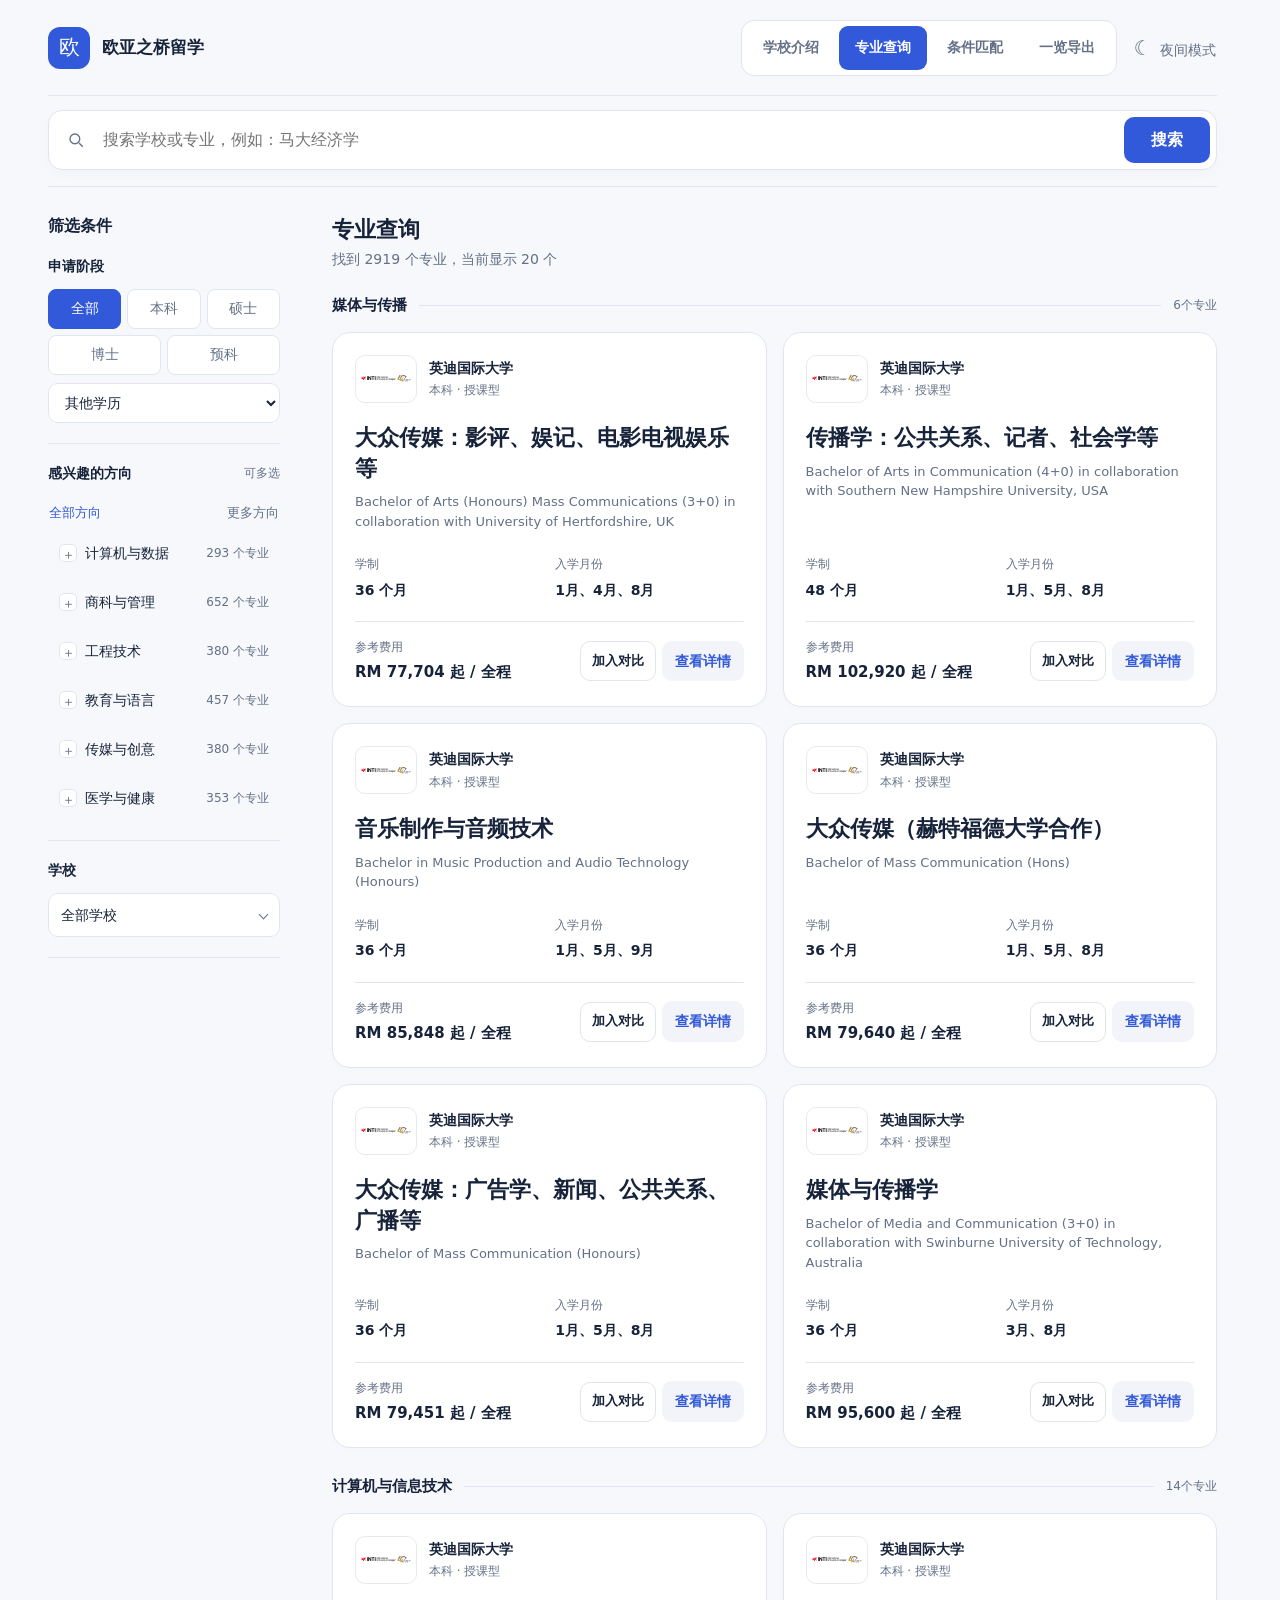
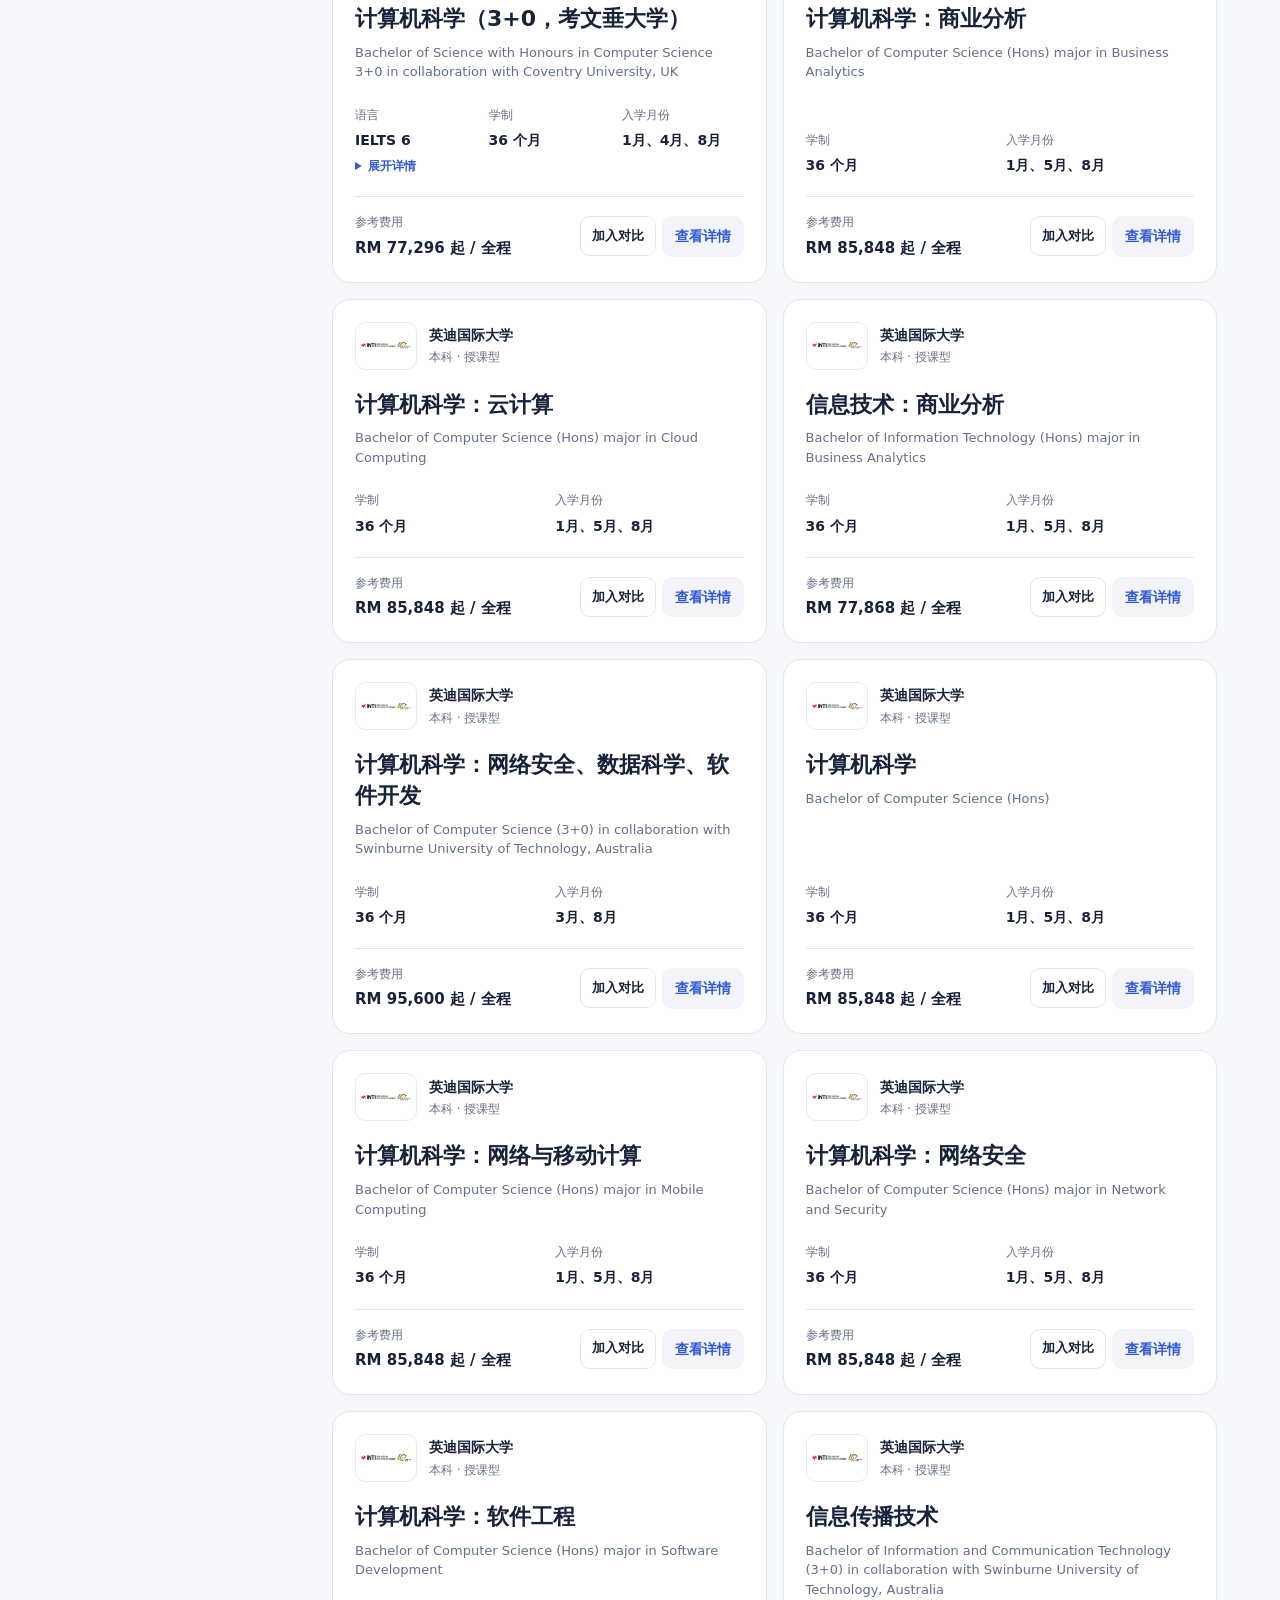
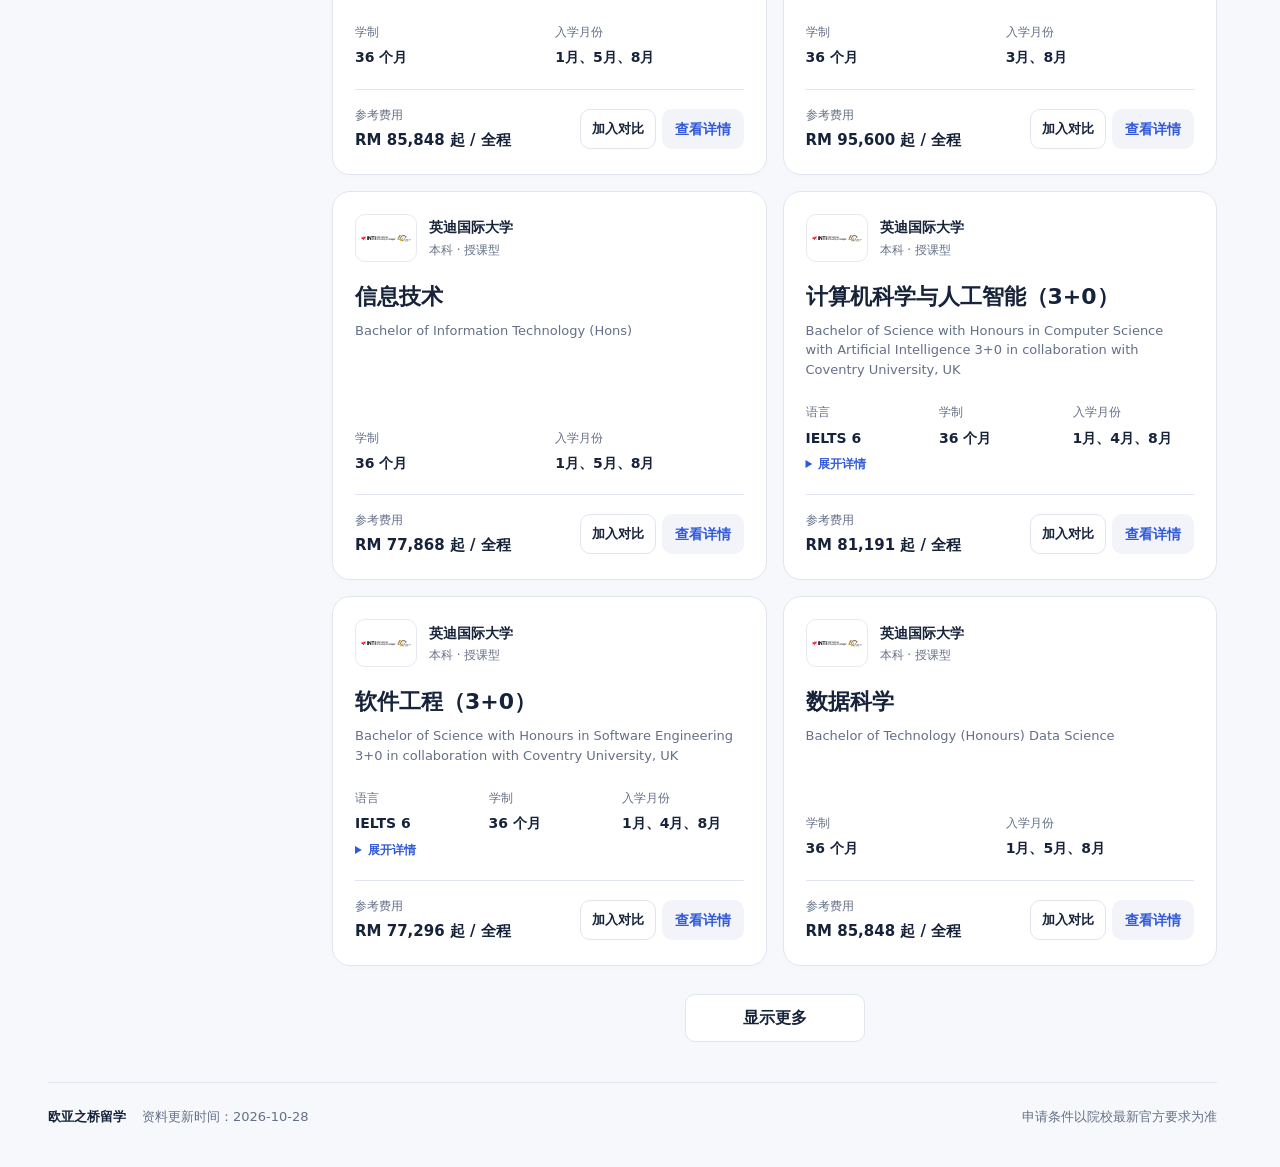
<file: index.html>
<!doctype html>
<html lang="zh-CN"><head><meta charset="utf-8"><meta name="viewport" content="width=device-width,initial-scale=1,viewport-fit=cover">
<title>马来西亚留学专业查询</title><meta name="description" content="查询马来西亚院校专业、申请要求和学费，按学历、成绩与专业方向初筛适合的课程。"><meta name="theme-color" content="#f7f8fc"><script src="./theme.js?v=61b12fca13959b09"></script><link rel="stylesheet" href="./style.css?v=61b12fca13959b09"><link rel="icon" type="image/svg+xml" href="data:image/svg+xml,%3Csvg%20xmlns%3D%22http%3A%2F%2Fwww.w3.org%2F2000%2Fsvg%22%20viewBox%3D%220%200%2032%2032%22%3E%3Crect%20width%3D%2232%22%20height%3D%2232%22%20rx%3D%227%22%20fill%3D%22%230b0e11%22%2F%3E%3Cpath%20d%3D%22M7%208h8l1%202%201-2h8v16h-8l-1%202-1-2H7z%22%20fill%3D%22%2378d7d0%22%2F%3E%3Cpath%20d%3D%22M16%2010v14%22%20stroke%3D%22%230b0e11%22%20stroke-width%3D%222%22%2F%3E%3C%2Fsvg%3E"></head>
<body class="query-page"><main>
<header class="site-header"><a class="brand" href="./index.html" aria-label="欧亚之桥留学首页"><span class="brand-mark" aria-hidden="true">欧</span><span>欧亚之桥留学</span></a><div class="header-tools"><nav class="page-nav" aria-label="主要导航"><a class="page-link" href="./schools.html">学校介绍</a><a class="page-link" href="./index.html" aria-current="page">专业查询</a><a class="page-link" href="./match.html">条件匹配</a><a class="page-link" href="./overview.html">一览导出</a></nav><button id="themeToggle" class="theme-toggle" type="button" aria-pressed="false"><span aria-hidden="true">☾</span> 夜间模式</button></div></header>

<div class="explore-toolbar"><form id="search"><input id="q" type="search" enterkeyhint="search" aria-label="搜索学校或专业" placeholder="搜索学校或专业，例如：马大经济学"><button>搜索</button></form><button id="mobileFilters" class="secondary mobile-filter-toggle" type="button" aria-expanded="false" aria-controls="browsePanel">筛选条件</button><div id="activeFilters" class="active-filters" aria-label="已选条件" hidden></div></div>
<div class="query-layout">
<aside id="browsePanel" class="browse-panel" aria-label="筛选专业"><div class="filter-heading"><h2>筛选条件</h2><button id="closeFilters" class="secondary mobile-filter-toggle" type="button">完成</button></div>
  <section class="browse-step"><div class="step-heading"><h2>申请阶段</h2></div><input id="degree" type="hidden"><div class="stage-controls"><div id="degreeChoices" class="stage-choices"></div><select id="otherDegree" aria-label="其他学历"><option value="">其他学历</option><option value="Diploma">文凭课程</option><option value="Postgraduate Diploma">研究生文凭</option><option value="Postgraduate Certificate">研究生证书</option><option value="Certificate">证书课程</option><option value="Language Course">语言课程</option></select></div></section>
  <section class="browse-step"><div class="step-heading"><h2>感兴趣的方向</h2><span class="step-hint">可多选</span></div><input id="direction" type="hidden"><div class="direction-toolbar"><button id="allDirections" class="browse-all" type="button" aria-pressed="true">全部方向</button><button id="moreDirections" class="browse-all" type="button" aria-expanded="false" aria-controls="directionChoices">更多方向</button></div><div id="directionChoices" class="browse-directions"></div></section>
  <section class="browse-step school-step"><div class="step-heading"><h2>学校</h2></div><div class="filter-label school-control">学校<select id="university" aria-label="学校"><option value="">全部学校</option></select></div></section>
  <details id="filterPanel" class="filter-panel"><summary>更多申请条件</summary><div class="filter-content"><section class="filters advanced-filters"><div class="filter-label">学院<select id="faculty" aria-label="学院"><option value="">全部学院</option></select></div><div class="filter-label">培养类型<select id="type" aria-label="培养类型"><option value="">全部类型</option><option value="Coursework">授课型</option><option value="Research">研究型</option><option value="Mixed Mode">混合型</option><option value="Clinical">临床型</option></select></div><label>IELTS 要求不高于<input id="ielts" type="number" inputmode="decimal" min="0" max="9" step="0.5"></label><label>CGPA 要求不高于<input id="cgpa" type="number" inputmode="decimal" min="0" max="4" step="0.1"></label></section></div></details>
</aside>
<section class="directory" aria-label="专业查询结果"><div class="results-heading"><div><h1 class="directory-title">专业查询</h1><p id="count" role="status" aria-live="polite">正在加载专业资料…</p></div></div><div id="searchInterpretation" class="search-interpretation" aria-label="搜索条件识别" hidden></div><div id="results"></div><button id="loadMore" class="secondary load-more" type="button" hidden>显示更多</button></section>
</div><footer class="site-footer"><div class="footer-credit"><span class="site-brand">欧亚之桥留学</span><span id="dataDate"></span></div><span>申请条件以院校最新官方要求为准</span></footer></main>
<dialog id="detail" class="detail-panel" aria-labelledby="detailTitle"><div class="detail-bar"><span>专业详情</span><div class="detail-navigation"><button id="previousDetail" class="secondary" type="button" aria-label="查看上一个专业">上一个</button><button id="nextDetail" class="secondary" type="button" aria-label="查看下一个专业">下一个</button><button class="close" aria-label="关闭详情">×</button></div></div><div id="detailBody"></div></dialog>
<dialog id="copyFallback"><button class="close" aria-label="关闭">×</button><h2>复制文本</h2><p>自动复制未完成，请长按选中下方文字复制。</p><textarea id="copyText" readonly rows="12" aria-label="可复制的专业资料"></textarea></dialog>
<div id="toast" role="status" aria-live="polite" hidden></div><script src="./uum-guide.js?v=61b12fca13959b09"></script><script src="./ui.js?v=61b12fca13959b09"></script><script src="./programme-poster.js?v=61b12fca13959b09"></script><script src="./detail.js?v=61b12fca13959b09"></script><script src="./compare-export.js?v=61b12fca13959b09"></script><script src="./compare.js?v=61b12fca13959b09"></script><script src="./filters.js?v=61b12fca13959b09"></script><script src="./search.js?v=61b12fca13959b09"></script><script src="./hosted-data.js?v=61b12fca13959b09"></script><script src="./app.js?v=61b12fca13959b09"></script></body></html>
</file>
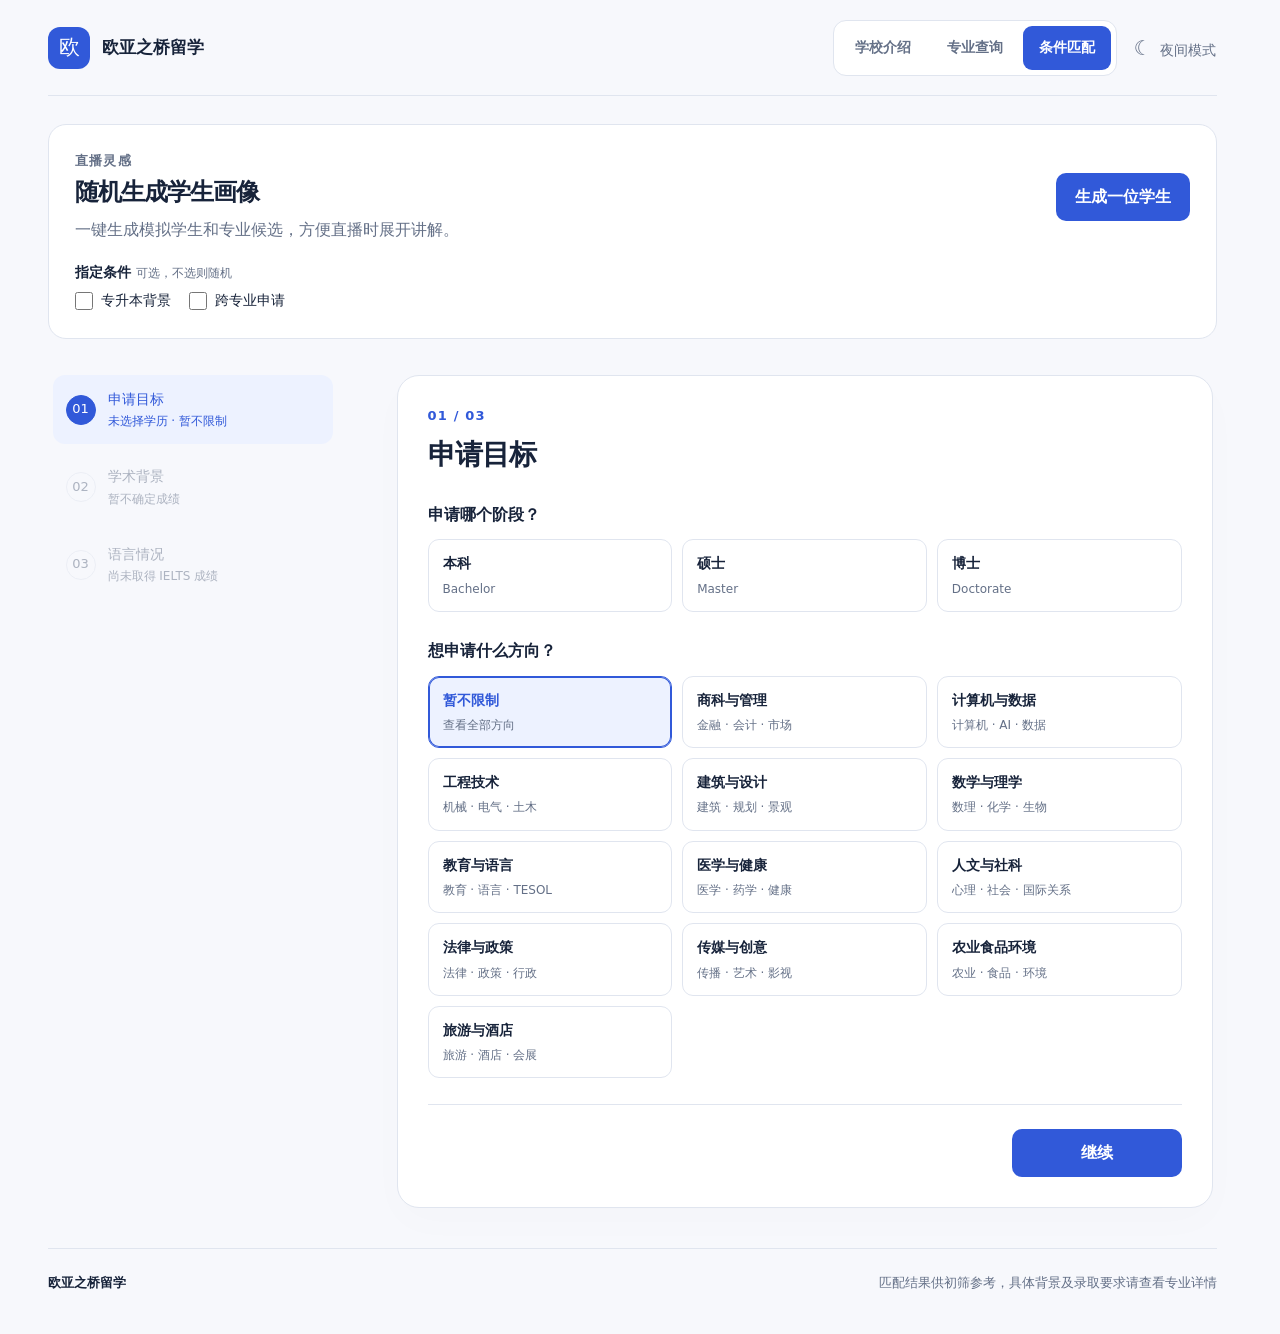
<file: match.html>
<!doctype html>
<html lang="zh-CN"><head><meta charset="utf-8"><meta name="viewport" content="width=device-width,initial-scale=1,viewport-fit=cover">
<title>条件匹配｜马来西亚留学专业查询</title><meta name="theme-color" content="#f7f8fc"><script src="./theme.js?v=61b12fca13959b09"></script><link rel="stylesheet" href="./style.css?v=61b12fca13959b09"><link rel="icon" type="image/svg+xml" href="data:image/svg+xml,%3Csvg%20xmlns%3D%22http%3A%2F%2Fwww.w3.org%2F2000%2Fsvg%22%20viewBox%3D%220%200%2032%2032%22%3E%3Crect%20width%3D%2232%22%20height%3D%2232%22%20rx%3D%227%22%20fill%3D%22%230b0e11%22%2F%3E%3Cpath%20d%3D%22M7%208h8l1%202%201-2h8v16h-8l-1%202-1-2H7z%22%20fill%3D%22%2378d7d0%22%2F%3E%3Cpath%20d%3D%22M16%2010v14%22%20stroke%3D%22%230b0e11%22%20stroke-width%3D%222%22%2F%3E%3C%2Fsvg%3E"></head>
<body class="match-page"><main>
<header class="site-header"><a class="brand" href="./index.html" aria-label="欧亚之桥留学首页"><span class="brand-mark" aria-hidden="true">欧</span><span>欧亚之桥留学</span></a><div class="header-tools"><nav class="page-nav" aria-label="主要导航"><a class="page-link" href="./schools.html">学校介绍</a><a class="page-link" href="./index.html">专业查询</a><a class="page-link" href="./match.html" aria-current="page">条件匹配</a></nav><button id="themeToggle" class="theme-toggle" type="button" aria-pressed="false"><span aria-hidden="true">☾</span> 夜间模式</button></div></header><section class="live-panel" aria-labelledby="liveTitle"><div class="live-intro"><div><p class="eyebrow">直播灵感</p><h1 id="liveTitle">随机生成学生画像</h1><p>一键生成模拟学生和专业候选，方便直播时展开讲解。</p></div><button type="button" id="liveGenerate">生成一位学生</button></div><fieldset class="live-options"><legend>指定条件 <small>可选，不选则随机</small></legend><label><input type="checkbox" id="liveUpgrade"> 专升本背景</label><label><input type="checkbox" id="liveCross"> 跨专业申请</label></fieldset><div id="liveOutput" hidden aria-live="polite"><div class="live-profile"><p class="eyebrow">模拟学生 · 申请硕士</p><h2 id="liveProfile"></h2><p id="liveNote"></p></div><div class="live-results-heading"><h2>可以讲解的专业</h2><span id="liveCount"></span></div><p class="live-help" id="liveHelp">按申请专业方向筛选，雅思成绩已知时排除明确高于该成绩的项目。均分、学历背景及其他要求需逐项核对，不代表符合录取条件。</p><div id="liveList" class="live-list"></div></div><p id="liveError" role="status" hidden></p></section><div id="matchFlow"><div id="matchLayout" class="match-layout"><aside class="match-guide"><ol class="match-progress" aria-label="匹配步骤"><li><button type="button" data-go-step="0" aria-current="step"><span class="progress-number">01</span><span class="progress-label">申请目标<small id="targetAnswer">学历与专业方向</small></span></button></li><li><button type="button" data-go-step="1" disabled><span class="progress-number">02</span><span class="progress-label">学术背景<small id="academicAnswer">成绩类型与成绩</small></span></button></li><li><button type="button" data-go-step="2" disabled><span class="progress-number">03</span><span class="progress-label">语言情况<small id="languageAnswer">目前的 IELTS 成绩</small></span></button></li></ol></aside><form id="matchForm" class="match-form"><div class="match-step-header"><p id="stepCounter" class="eyebrow">01 / 03</p><h1 id="stepTitle" tabindex="-1">申请目标</h1></div><section class="match-step" data-step="0" aria-label="申请目标">
  <fieldset><legend><span>01</span>申请哪个阶段？</legend><div class="choice-grid three">
    <label><input type="radio" name="degree" value="Bachelor" required><span>本科<small>Bachelor</small></span></label>
    <label><input type="radio" name="degree" value="Master"><span>硕士<small>Master</small></span></label>
    <label><input type="radio" name="degree" value="Doctorate"><span>博士<small>Doctorate</small></span></label>
  </div></fieldset>
  <fieldset><legend><span>02</span>想申请什么方向？</legend><div class="choice-grid direction-grid">
    <label><input type="radio" name="field" value="" checked><span>暂不限制<small>查看全部方向</small></span></label>
    <label><input type="radio" name="field" value="business"><span>商科与管理<small>金融 · 会计 · 市场</small></span></label>
    <label><input type="radio" name="field" value="computing"><span>计算机与数据<small>计算机 · AI · 数据</small></span></label>
    <label><input type="radio" name="field" value="engineering"><span>工程技术<small>机械 · 电气 · 土木</small></span></label>
    <label><input type="radio" name="field" value="architecture"><span>建筑与设计<small>建筑 · 规划 · 景观</small></span></label>
    <label><input type="radio" name="field" value="science"><span>数学与理学<small>数理 · 化学 · 生物</small></span></label>
    <label><input type="radio" name="field" value="education"><span>教育与语言<small>教育 · 语言 · TESOL</small></span></label>
    <label><input type="radio" name="field" value="health"><span>医学与健康<small>医学 · 药学 · 健康</small></span></label>
    <label><input type="radio" name="field" value="humanities"><span>人文与社科<small>心理 · 社会 · 国际关系</small></span></label>
    <label><input type="radio" name="field" value="law"><span>法律与政策<small>法律 · 政策 · 行政</small></span></label>
    <label><input type="radio" name="field" value="media"><span>传媒与创意<small>传播 · 艺术 · 影视</small></span></label>
    <label><input type="radio" name="field" value="agriculture"><span>农业食品环境<small>农业 · 食品 · 环境</small></span></label>
    <label><input type="radio" name="field" value="hospitality"><span>旅游与酒店<small>旅游 · 酒店 · 会展</small></span></label>
  </div></fieldset>
</section><section class="match-step" data-step="1" aria-label="学术背景" hidden>
  <fieldset><legend><span>03</span>你的成绩是哪种形式？</legend><div class="choice-grid three">
    <label><input type="radio" name="scoreType" value="cgpa"><span>CGPA<small>4.0 制</small></span></label>
    <label><input type="radio" name="scoreType" value="average"><span>百分制均分<small>国内学校常用</small></span></label>
    <label><input type="radio" name="scoreType" value="unknown" checked><span>暂不确定<small>先不按成绩筛除</small></span></label>
  </div></fieldset>
  <fieldset id="scoreQuestion" hidden><legend><span>04</span>目前的成绩是多少？</legend>
    <div id="cgpaChoices" class="choice-grid score-grid" hidden>
      <label><input type="radio" name="academicScore" value="2.5"><span>2.50</span></label>
      <label><input type="radio" name="academicScore" value="2.75"><span>2.75</span></label>
      <label><input type="radio" name="academicScore" value="3.0"><span>3.00</span></label>
      <label><input type="radio" name="academicScore" value="3.3"><span>3.30</span></label>
      <label><input type="radio" name="academicScore" value="3.5"><span>3.50+</span></label>
    </div>
    <div id="averageChoices" class="choice-grid score-grid" hidden>
      <label><input type="radio" name="academicScore" value="60"><span>60–64</span></label>
      <label><input type="radio" name="academicScore" value="65"><span>65–69</span></label>
      <label><input type="radio" name="academicScore" value="70"><span>70–74</span></label>
      <label><input type="radio" name="academicScore" value="75"><span>75–79</span></label>
      <label><input type="radio" name="academicScore" value="80"><span>80–84</span></label>
      <label><input type="radio" name="academicScore" value="85"><span>85–89</span></label>
      <label><input type="radio" name="academicScore" value="90"><span>90+</span></label>
    </div>
    <p class="match-help">百分制换算仅用于初筛，不代表申请院校的官方成绩换算。</p>
  </fieldset>
</section><section class="match-step" data-step="2" aria-label="语言情况" hidden>
  <fieldset><legend><span>05</span>目前的 IELTS 是？</legend><div class="choice-grid five">
    <label><input type="radio" name="ielts" value="" checked><span>尚未考试</span></label>
    <label><input type="radio" name="ielts" value="5"><span>5.0</span></label>
    <label><input type="radio" name="ielts" value="5.5"><span>5.5</span></label>
    <label><input type="radio" name="ielts" value="6"><span>6.0</span></label>
    <label><input type="radio" name="ielts" value="6.5"><span>6.5+</span></label>
  </div></fieldset>
</section><p id="matchError" class="match-error" role="alert" hidden></p><div class="match-step-actions"><button id="matchBack" class="secondary" type="button" hidden>上一步</button><button id="matchNext" class="match-next" type="button">继续</button><button class="match-submit" type="submit" hidden>查看匹配结果</button></div>
</form></div>
<section id="matchResults" class="match-results" hidden aria-live="polite"><div class="match-summary"><div><p class="eyebrow">初筛结果</p><h2 id="matchTitle" tabindex="-1"></h2><p id="matchNote"></p><p id="matchScoreNote" class="conversion-note" hidden></p></div><button id="editAnswers" class="secondary" type="button">修改条件</button></div><div id="answerSummary" class="answer-summary" aria-label="当前匹配条件"></div><div id="matchList"></div><button id="matchMore" class="secondary load-more" type="button" hidden>显示更多</button></section>
</div><footer class="site-footer"><span class="site-brand">欧亚之桥留学</span><span>匹配结果供初筛参考，具体背景及录取要求请查看专业详情</span></footer></main>
<dialog id="detail" class="detail-panel" aria-labelledby="detailTitle"><div class="detail-bar"><span>专业详情</span><div class="detail-navigation"><button id="previousDetail" class="secondary" type="button" aria-label="查看上一个专业">上一个</button><button id="nextDetail" class="secondary" type="button" aria-label="查看下一个专业">下一个</button><button class="close" aria-label="关闭详情">×</button></div></div><div id="detailBody"></div></dialog>
<dialog id="copyFallback"><button class="close" aria-label="关闭">×</button><h2>复制文本</h2><p>自动复制未完成，请长按选中下方文字复制。</p><textarea id="copyText" readonly rows="12" aria-label="可复制的专业资料"></textarea></dialog>
<div id="toast" role="status" aria-live="polite" hidden></div>
<script src="./uum-guide.js?v=61b12fca13959b09"></script><script src="./ui.js?v=61b12fca13959b09"></script><script src="./search.js?v=61b12fca13959b09"></script><script src="./hosted-data.js?v=61b12fca13959b09"></script><script src="./programme-poster.js?v=61b12fca13959b09"></script><script src="./detail.js?v=61b12fca13959b09"></script><script src="./compare-export.js?v=61b12fca13959b09"></script><script src="./compare.js?v=61b12fca13959b09"></script><script src="./live.js?v=61b12fca13959b09"></script><script src="./match.js?v=61b12fca13959b09"></script></body></html>
</file>
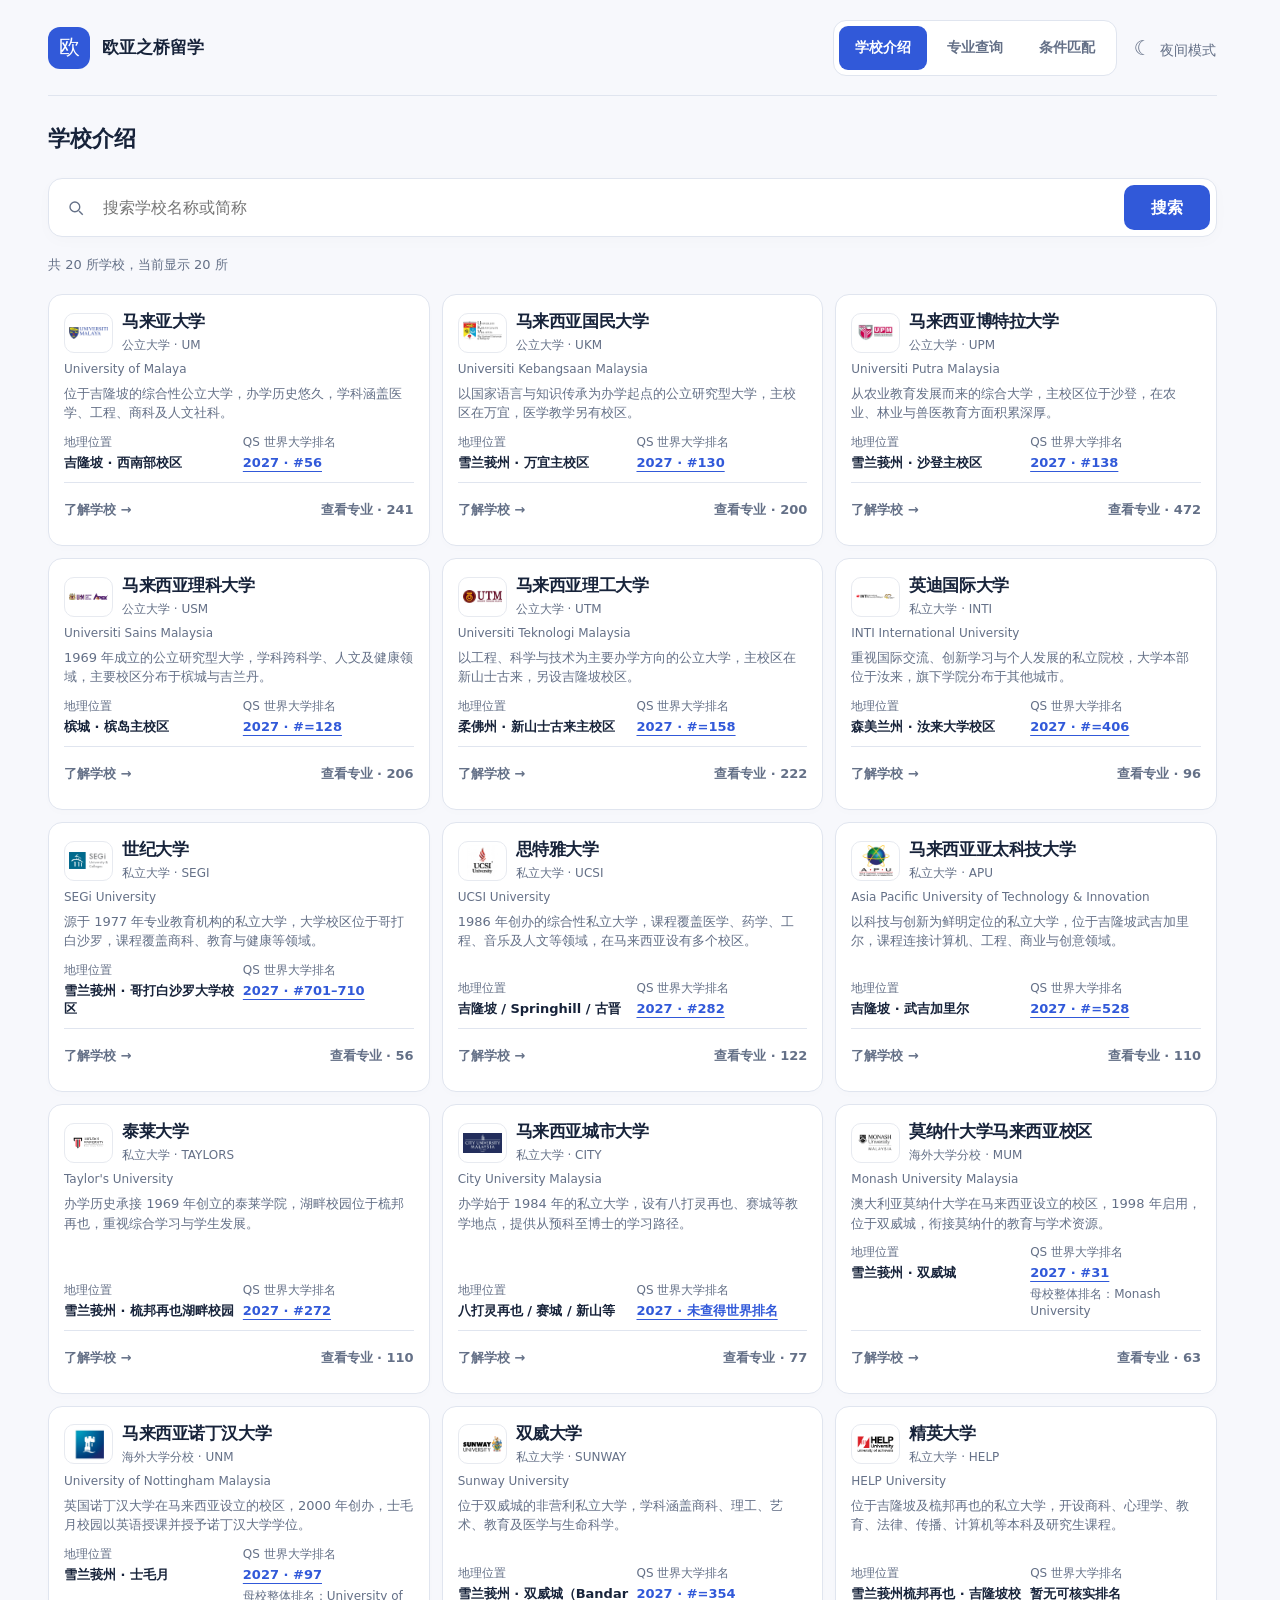
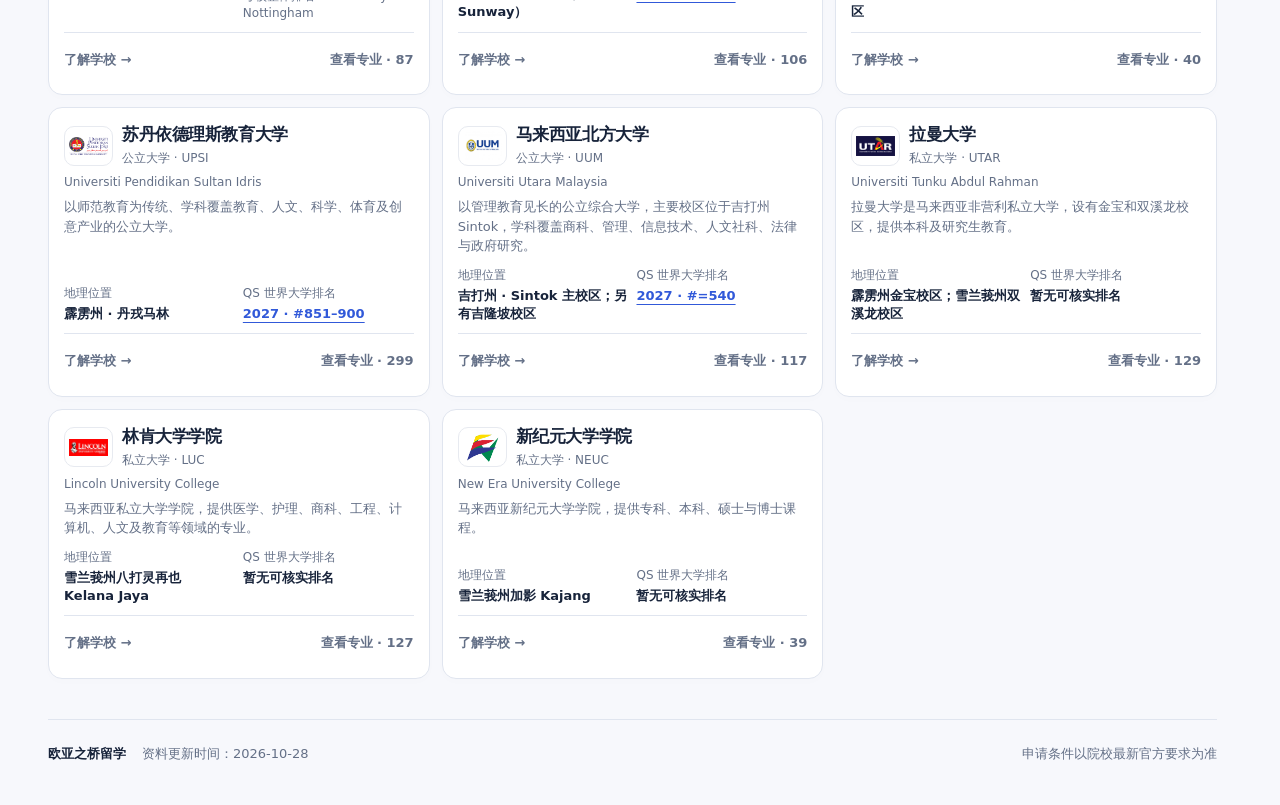
<file: schools.html>
<!doctype html>
<html lang="zh-CN"><head><meta charset="utf-8"><meta name="viewport" content="width=device-width,initial-scale=1,viewport-fit=cover">
<title>学校介绍｜马来西亚留学专业查询</title><meta name="description" content="查询马来西亚院校专业、申请要求和学费，按学历、成绩与专业方向初筛适合的课程。"><meta name="theme-color" content="#f7f8fc"><script src="./theme.js?v=61b12fca13959b09"></script><link rel="stylesheet" href="./style.css?v=61b12fca13959b09"><link rel="icon" type="image/svg+xml" href="data:image/svg+xml,%3Csvg%20xmlns%3D%22http%3A%2F%2Fwww.w3.org%2F2000%2Fsvg%22%20viewBox%3D%220%200%2032%2032%22%3E%3Crect%20width%3D%2232%22%20height%3D%2232%22%20rx%3D%227%22%20fill%3D%22%230b0e11%22%2F%3E%3Cpath%20d%3D%22M7%208h8l1%202%201-2h8v16h-8l-1%202-1-2H7z%22%20fill%3D%22%2378d7d0%22%2F%3E%3Cpath%20d%3D%22M16%2010v14%22%20stroke%3D%22%230b0e11%22%20stroke-width%3D%222%22%2F%3E%3C%2Fsvg%3E"><link rel="stylesheet" href="./school-intro.css?v=61b12fca13959b09"></head>
<body class="school-pages"><main><header class="site-header"><a class="brand" href="./index.html" aria-label="欧亚之桥留学首页"><span class="brand-mark" aria-hidden="true">欧</span><span>欧亚之桥留学</span></a><div class="header-tools"><nav class="page-nav" aria-label="主要导航"><a class="page-link" href="./schools.html" aria-current="page">学校介绍</a><a class="page-link" href="./index.html">专业查询</a><a class="page-link" href="./match.html">条件匹配</a></nav><button id="themeToggle" class="theme-toggle" type="button" aria-pressed="false"><span aria-hidden="true">☾</span> 夜间模式</button></div></header><section id="schoolContent" aria-label="学校介绍"><p class="source" role="status">正在加载学校资料…</p></section><footer class="site-footer"><div class="footer-credit"><span class="site-brand">欧亚之桥留学</span><span id="dataDate"></span></div><span>申请条件以院校最新官方要求为准</span></footer></main><dialog id="detail" class="detail-panel" aria-labelledby="detailTitle"><div class="detail-bar"><span>专业详情</span><div class="detail-navigation"><button class="close" aria-label="关闭详情">×</button></div></div><div id="detailBody"></div></dialog><dialog id="copyFallback"><button class="close" aria-label="关闭">×</button><h2>复制文本</h2><p>自动复制未完成，请长按选中下方文字复制。</p><textarea id="copyText" readonly rows="12" aria-label="可复制的专业资料"></textarea></dialog><div id="toast" role="status" aria-live="polite" hidden></div><script src="./uum-guide.js?v=61b12fca13959b09"></script><script src="./ui.js?v=61b12fca13959b09"></script><script src="./search.js?v=61b12fca13959b09"></script><script src="./hosted-data.js?v=61b12fca13959b09"></script><script src="./programme-poster.js?v=61b12fca13959b09"></script><script src="./detail.js?v=61b12fca13959b09"></script><script src="./compare-export.js?v=61b12fca13959b09"></script><script src="./compare.js?v=61b12fca13959b09"></script><script src="./schools.js?v=61b12fca13959b09"></script></body></html>
</file>
<file: style.css>
:root{font-family:"PingFang SC","Microsoft YaHei",system-ui,sans-serif;color:var(--ink);background:var(--bg);color-scheme:light;--bg:#f7f8fc;--panel:#fff;--surface:#f2f4f9;--panel2:#e9edf6;--ink:#17233a;--muted:#647087;--line:#e0e5ef;--accent:#3159d9;--action:#3159d9;--tint:#edf2ff;--nav:#edf0f6;--ease:cubic-bezier(.22,1,.36,1);--detail-width:min(560px,44vw)}
:root[data-theme=dark]{color-scheme:dark;--bg:#101725;--panel:#172235;--surface:#1d2a40;--panel2:#273650;--ink:#eef3fc;--muted:#a6b4cb;--line:#31415c;--accent:#a7beff;--action:#3d65df;--tint:#22375b;--nav:#1c2a40}
*{box-sizing:border-box}html{scroll-behavior:smooth;scrollbar-gutter:stable}body{margin:0;min-width:320px;line-height:1.6;background:var(--bg)}main{width:min(1480px,100%);margin:auto;padding:0 48px 40px}h1,h2,h3,h4,p{overflow-wrap:anywhere}h1,h2,h3,h4{line-height:1.4}h1{margin:0;font-size:clamp(28px,3.1vw,42px);letter-spacing:-.04em;font-weight:720}a{color:var(--accent);text-underline-offset:4px}button,input,select,textarea{font:inherit}button,a,input,select{-webkit-tap-highlight-color:transparent}button{min-height:44px;padding:10px 18px;border:1px solid transparent;border-radius:10px;color:#fff;background:var(--action);font-weight:600;cursor:pointer;touch-action:manipulation;transition:background 140ms,border-color 140ms,transform 140ms var(--ease),box-shadow 140ms}button:hover{background:#254bc6}button:active{transform:scale(.98)}button:disabled{opacity:.5;cursor:default;transform:none}.secondary{background:var(--panel);color:var(--ink);border-color:var(--line)}.secondary:hover{background:var(--tint);color:var(--accent);border-color:var(--accent)}button:focus-visible,summary:focus-visible,a:focus-visible{outline:3px solid var(--accent);outline-offset:3px}input,select,textarea{min-width:0;min-height:44px;padding:10px 12px;border:1px solid var(--line);border-radius:10px;background:var(--panel);color:var(--ink)}input:focus,select:focus,textarea:focus{outline:2px solid var(--accent);outline-offset:1px}[hidden]{display:none!important}
.site-header{display:flex;align-items:center;justify-content:space-between;gap:24px;min-height:96px;border-bottom:1px solid var(--line)}.brand{display:flex;align-items:center;gap:12px;color:var(--ink);text-decoration:none;font-size:17px;font-weight:700;flex-shrink:0}.brand-mark{display:grid;place-items:center;width:42px;height:42px;background:var(--action);color:#fff;border-radius:12px;font-size:21px;font-weight:500}.brand small{display:block;color:var(--muted);font-size:10px;letter-spacing:.13em;font-weight:500;margin-top:2px}.header-tools{display:flex;align-items:center;gap:16px}.page-nav{display:flex;gap:4px;padding:5px;border:1px solid var(--line);background:var(--panel);border-radius:13px}.page-link{display:inline-flex;align-items:center;justify-content:center;min-height:44px;padding:9px 16px;color:var(--muted);text-decoration:none;font-size:14px;font-weight:600;border-radius:9px;transition:background 140ms,color 140ms}.page-link:hover{color:var(--accent);background:var(--tint)}.page-link[aria-current=page]{background:var(--action);color:#fff}.theme-toggle{background:transparent;color:var(--muted);padding:8px 0;font-size:14px;font-weight:400;white-space:nowrap}.theme-toggle:hover{background:transparent;color:var(--accent)}.theme-toggle span{font-size:20px;margin-right:4px}
.explore-heading{display:flex;align-items:flex-end;justify-content:space-between;gap:24px;padding:30px 0 24px}.eyebrow{margin:0 0 8px;color:var(--accent);font-size:13px;font-weight:650;letter-spacing:.09em}.sub{margin:0 0 5px;color:var(--muted);font-size:15px}.explore-toolbar{display:flex;align-items:center;gap:12px;flex-wrap:wrap;position:sticky;top:0;z-index:12;padding:14px 0 16px;background:var(--bg);border-bottom:1px solid var(--line)}#search{min-width:0;display:flex;align-items:center;gap:8px;flex:1;margin:0;padding:6px;background:var(--panel);border:1px solid var(--line);border-radius:14px;box-shadow:0 4px 16px #17233a05}#search:focus-within{border-color:var(--accent);box-shadow:0 0 0 3px var(--tint)}#search:before{content:"";width:18px;height:18px;flex-shrink:0;margin-left:12px;background:url("data:image/svg+xml,%3Csvg xmlns='http://www.w3.org/2000/svg' viewBox='0 0 24 24' fill='none' stroke='%23647087' stroke-width='1.8'%3E%3Ccircle cx='10.5' cy='10.5' r='6.5'/%3E%3Cpath d='m16 16 5 5'/%3E%3C/svg%3E") center/contain no-repeat}#search input{flex:1;min-width:0;border:0;background:transparent;font-size:16px;padding:10px;outline:0}#search button{padding:9px 26px}.active-filters{display:flex;align-items:center;flex-wrap:wrap;gap:6px;flex-basis:100%;padding-top:2px}.selected-label{color:var(--muted);font-size:13px;margin-right:4px}.filter-chip{display:flex;align-items:center;gap:10px;min-height:36px;max-width:100%;padding:5px 10px;background:var(--tint);color:var(--accent);font-size:13px;font-weight:500;border-radius:8px}.filter-chip:hover{background:var(--panel2)}.filter-chip span{font-size:17px}.reset-filters{min-height:36px;background:transparent;color:var(--muted);padding:5px 10px;font-size:13px;font-weight:400}.reset-filters:hover{background:var(--surface);color:var(--accent)}
.query-layout{display:grid;grid-template-columns:248px minmax(0,1fr);align-items:start;gap:36px;padding-top:28px}.browse-panel{position:sticky;top:108px;max-height:calc(100dvh - 130px);overflow-y:auto;overflow-x:hidden;scrollbar-width:thin;padding-right:16px;overscroll-behavior:contain}.filter-heading{display:flex;align-items:center;justify-content:space-between}.filter-heading h2{margin:0;font-size:16px}.browse-step{padding:20px 0;border-bottom:1px solid var(--line)}.step-heading{display:flex;align-items:center;justify-content:space-between;gap:8px;margin-bottom:12px}.step-heading h2{margin:0;font-size:14px;font-weight:650}.step-hint{color:var(--muted);font-size:12px}.stage-controls{display:grid;gap:8px}.stage-choices{display:flex;flex-wrap:wrap;gap:6px}.stage-choices button{flex:1 0 29%;min-height:40px;padding:7px 8px;background:var(--panel);color:var(--muted);border:1px solid var(--line);border-radius:8px;font-size:14px;font-weight:500}.stage-choices button[aria-pressed=true]{background:var(--action);color:#fff;border-color:var(--action)}.stage-controls select{font-size:14px;width:100%;min-height:40px}.direction-toolbar{display:flex;justify-content:space-between;gap:8px}.browse-all{min-height:36px;padding:5px 0;background:transparent;color:var(--muted);font-size:13px;font-weight:400}.browse-all:hover{background:transparent;color:var(--accent)}.browse-all[aria-pressed=true]{color:var(--accent)}.browse-directions{display:grid;gap:5px;overflow-anchor:none}.direction-card{display:flex;align-items:center;justify-content:space-between;gap:8px;padding:9px 10px;min-height:44px;background:transparent;color:var(--ink);border:1px solid transparent;border-radius:9px;text-align:left;font-weight:400}.direction-card:hover{background:var(--surface)}.direction-card[aria-pressed=true]{background:var(--tint);color:var(--accent);border-color:var(--line)}.direction-name{display:flex;align-items:center;gap:8px;font-size:14px}.direction-mark{display:grid;place-items:center;order:-1;width:18px;height:18px;border:1px solid var(--line);border-radius:5px;font-size:13px;background:var(--panel);color:var(--muted)}.direction-card[aria-pressed=true] .direction-mark{background:var(--action);border-color:var(--action);color:#fff}.direction-hint{display:none}.direction-count{color:var(--muted);font-size:12px;white-space:nowrap}.school-control{font-size:0}.school-control select{width:100%;font-size:14px}.filter-panel{padding:16px 0}.filter-panel>summary{display:flex;align-items:center;justify-content:space-between;gap:8px;min-height:44px;font-size:14px;cursor:pointer;list-style:none;font-weight:600}.filter-panel>summary::-webkit-details-marker{display:none}.filter-panel>summary:after{content:"＋";font-weight:400;color:var(--muted);font-size:18px}.filter-panel[open]>summary:after{content:"−"}.filters{display:grid;gap:14px;padding-top:10px}.filters label,.filters .filter-label{font-size:14px;color:var(--muted)}.filters input,.filters select{display:block;width:100%;margin-top:6px}.mobile-filter-toggle{display:none}
.results-heading{display:flex;align-items:flex-end;justify-content:space-between;gap:20px;margin-bottom:24px}.directory-title{font-size:22px;margin:0 0 3px;letter-spacing:0}.results-heading .eyebrow{font-size:18px;letter-spacing:0;color:var(--ink);margin:0 0 3px;font-weight:650}#count{margin:0;color:var(--muted);font-size:14px;font-variant-numeric:tabular-nums}.results-hint{color:var(--muted);font-size:13px;padding-bottom:2px}.faculty{display:grid;grid-template-columns:repeat(2,minmax(0,1fr));gap:16px;margin-bottom:28px}.faculty>h2{grid-column:1/-1;display:flex;align-items:center;gap:12px;margin:0;font-size:15px;font-weight:600}.faculty>h2:after{content:"";height:1px;background:var(--line);flex:1}.faculty>h2 small{font-size:12px;color:var(--muted);font-weight:400;order:2}.course-card{display:flex;flex-direction:column;align-items:stretch;gap:0;margin:0;padding:22px;background:var(--panel);border:1px solid var(--line);border-radius:18px;box-shadow:0 3px 10px #17233a03;transition:border-color 180ms,box-shadow 180ms,transform 180ms var(--ease);min-width:0}.course-card:hover{border-color:#aebfeb;box-shadow:0 12px 26px #17233a0a;transform:translateY(-2px)}.course-card.is-selected{border-color:var(--accent);box-shadow:0 0 0 2px var(--tint)}.course-school{display:flex;align-items:center;gap:12px;margin-bottom:20px}.course-school>div{min-width:0}.match-school{display:flex;align-items:center;justify-content:center;flex-shrink:0;width:62px;height:48px;padding:5px;border:1px solid #e7eaf0;border-radius:10px;background:#fff;color:#17233a;text-align:center;font-size:13px;font-weight:600}.school-logo{width:52px;height:38px;max-width:100%;object-fit:contain}.school-name{margin:0;font-size:14px;font-weight:600;color:var(--ink)}.course-degree{display:block;margin-top:2px;font-size:12px;color:var(--muted)}.programme-content{flex:1}.course-card h3{margin:0;font-size:22px;letter-spacing:-.025em;line-height:1.4}.programme-title{display:block;text-align:left;padding:0;min-height:0;border:0;background:transparent;color:var(--ink);font-size:inherit;font-weight:650;line-height:inherit;border-radius:4px;overflow-wrap:anywhere}.programme-title:hover{background:transparent;color:var(--accent)}.match-program-meta{margin:8px 0 0;color:var(--muted);font-size:13px;line-height:1.5;overflow-wrap:anywhere}.course-facts{display:grid;grid-template-columns:repeat(3,minmax(0,1fr));gap:12px;margin:24px 0 20px}.course-facts div{min-width:0}.course-facts.facts-1{grid-template-columns:1fr}.course-facts.facts-2{grid-template-columns:repeat(2,minmax(0,1fr))}.course-facts dt{font-size:12px;color:var(--muted);margin-bottom:4px}.course-facts dd{font-size:14px;font-weight:600;margin:0;overflow-wrap:anywhere}.course-footer{display:flex;align-items:center;justify-content:space-between;gap:14px;padding-top:16px;margin-top:auto;border-top:1px solid var(--line)}.fee-label{display:block;color:var(--muted);font-size:12px}.course-fee{margin:3px 0 0;font-size:15px;font-weight:650;color:var(--ink)}.course-open{white-space:nowrap;flex-shrink:0;min-height:40px;padding:8px 12px;font-size:14px;background:var(--surface);border-color:transparent;color:var(--accent)}.answer{margin:0 0 18px;padding:12px;background:var(--tint);border-radius:10px;white-space:pre-line;font-size:14px}.answer h4{margin:0 0 5px;font-size:14px}.load-more{display:block;margin:28px auto 0;min-width:180px}.empty-state{padding:36px 24px;border:1px dashed var(--line);border-radius:16px;text-align:center;color:var(--muted)}.empty-state h2{font-size:20px;margin:0 0 8px;color:var(--ink)}.empty-state p{margin:0}.site-footer{display:flex;align-items:center;justify-content:space-between;flex-wrap:wrap;gap:16px;padding-top:24px;margin-top:40px;border-top:1px solid var(--line);color:var(--muted);font-size:13px}.footer-credit{display:flex;gap:16px;flex-wrap:wrap}.site-brand{color:var(--ink);font-weight:600}
/* One detail surface: a non-modal desktop panel and a full-screen mobile dialog. */
dialog{padding:24px;width:min(720px,94vw);max-height:90dvh;border:1px solid var(--line);border-radius:18px;background:var(--panel);color:var(--ink);box-shadow:0 20px 80px #0b17343d;overflow-y:auto;overscroll-behavior:contain;scrollbar-gutter:stable}dialog:not([open]){display:none}dialog::backdrop{background:#101b365c}.close{display:inline-grid;place-items:center;min-width:40px;min-height:40px;padding:2px 10px;background:var(--surface);color:var(--ink);font-size:24px;line-height:1;font-weight:400;border-color:var(--line)}.close:hover{background:var(--tint);color:var(--accent)}#copyFallback>.close{float:right}.detail-panel{max-width:none;position:fixed;inset:0 0 0 auto;width:var(--detail-width);height:100dvh;max-height:100dvh;margin:0;padding:0;border:0;border-left:1px solid var(--line);border-radius:0;box-shadow:-16px 0 60px #17233a15;z-index:30}.detail-bar{position:sticky;top:0;z-index:2;display:flex;align-items:center;justify-content:space-between;gap:12px;min-height:76px;padding:16px 24px;background:var(--panel);border-bottom:1px solid var(--line);font-size:14px;font-weight:600}.detail-navigation{display:flex;align-items:center;gap:6px}.detail-navigation>.secondary{min-height:40px;font-size:13px;padding:7px 10px}.detail-navigation button:disabled{opacity:.35}#detailBody{padding:26px 28px 40px}#detailBody h2{margin:0 0 10px;font-size:28px;letter-spacing:-.03em;line-height:1.4}.detail-school{display:flex;align-items:center;gap:12px;margin-bottom:24px}.detail-school p{margin:0;font-size:14px;font-weight:600}.detail-school small{display:block;font-size:12px;color:var(--muted);font-weight:400}.en{margin:0 0 22px;color:var(--muted);font-size:14px;line-height:1.6}.facts{display:grid;grid-template-columns:repeat(2,minmax(0,1fr));gap:12px;margin:24px 0}.facts div{min-width:0;padding:14px;background:var(--surface);border-radius:11px}.facts dt{font-size:12px;color:var(--muted)}.facts dd{margin:5px 0 0;font-size:14px;line-height:1.6;overflow-wrap:anywhere}.academic-preview{display:-webkit-box;-webkit-box-orient:vertical;-webkit-line-clamp:2;overflow:hidden}.requirements{margin-top:28px}.requirements>h3{font-size:18px;margin:0 0 8px}.summary-item{padding:18px 0;border-bottom:1px solid var(--line)}.summary-item:last-child{border-bottom:0}.summary-item h4{font-size:14px;margin:0 0 8px;color:var(--accent)}.summary-item p{margin:4px 0;white-space:pre-line;line-height:1.8;font-size:16px}.summary-item p.source,.source{font-size:13px;color:var(--muted)}.source a{color:var(--accent);overflow-wrap:anywhere}.actions{display:flex;flex-wrap:wrap;gap:10px;margin-top:24px}.actions button{font-size:14px}.modal-open{overflow:hidden}.detail-loading{padding:20px 0;min-height:300px}.detail-loading p{color:var(--muted);font-size:14px}.skeleton-line{height:18px;margin:22px 0;background:var(--panel2);border-radius:6px;animation:loading-pulse 1.1s ease-in-out infinite alternate}.skeleton-line:nth-child(3){width:82%}.skeleton-line:nth-child(4){width:62%}#copyText{width:100%;min-height:220px;margin-top:12px;font-size:16px}#toast{position:fixed;bottom:max(24px,env(safe-area-inset-bottom));left:50%;transform:translateX(-50%);width:max-content;max-width:calc(100vw - 32px);padding:12px 20px;background:var(--ink);color:var(--bg);border-radius:12px;z-index:100;box-shadow:0 8px 30px #0002;font-size:14px}
/* Guided matching shares the same school and programme visual language. */
.match-layout{display:grid;grid-template-columns:280px minmax(0,1fr);gap:64px;max-width:1160px;margin:36px auto 0;align-items:start}.match-guide{position:sticky;top:32px}.match-guide h2{margin:0 0 12px;font-size:26px}.match-guide>p{color:var(--muted);font-size:15px;margin:0 0 30px}.match-progress{display:grid;gap:8px;margin:0;padding:0;list-style:none}.match-progress button{display:flex;align-items:center;gap:12px;text-align:left;width:100%;background:transparent;color:var(--muted);padding:12px;font-size:14px;font-weight:500;border-radius:12px}.match-progress button:hover{background:var(--surface)}.match-progress button[aria-current=step]{background:var(--tint);color:var(--accent)}.progress-number{display:grid;place-items:center;width:30px;height:30px;border:1px solid var(--line);border-radius:50%;font-size:13px}.match-progress button[aria-current=step] .progress-number{background:var(--action);border-color:var(--action);color:#fff}.progress-label{display:grid;gap:2px}.progress-label small{font-size:12px;font-weight:400}.match-form{display:block;margin:0;border:1px solid var(--line);border-radius:22px;padding:30px;background:var(--panel);box-shadow:0 14px 40px #17233a04}.match-step-header{margin-bottom:28px}.match-step-header .eyebrow{font-size:13px}.match-step-header h1{font-size:28px;letter-spacing:-.03em;margin:0 0 8px}.match-step-header p:last-child{margin:0;color:var(--muted);font-size:14px}.match-form fieldset{padding:0;margin:0 0 26px;border:0;min-width:0}.match-form legend{padding:0;font-size:16px;font-weight:650;margin-bottom:12px}.match-form legend span{display:none}.choice-grid{display:grid;grid-template-columns:repeat(3,minmax(0,1fr));gap:10px}.direction-grid{grid-template-columns:repeat(3,minmax(0,1fr))}.five,.score-grid{grid-template-columns:repeat(3,minmax(0,1fr))}.choice-grid label{position:relative;min-width:0}.choice-grid input{position:absolute;opacity:0;inset:0;pointer-events:none}.choice-grid label>span{display:flex;min-height:70px;flex-direction:column;justify-content:center;padding:12px 14px;border:1px solid var(--line);border-radius:11px;background:var(--panel);color:var(--ink);font-size:14px;font-weight:600;cursor:pointer;transition:background 140ms,border-color 140ms,transform 140ms var(--ease)}.choice-grid label>span small{margin-top:5px;font-size:12px;color:var(--muted);font-weight:400}.choice-grid input:checked+span{border-color:var(--accent);background:var(--tint);color:var(--accent);box-shadow:inset 0 0 0 1px var(--accent)}.choice-grid input:focus-visible+span{outline:3px solid var(--accent);outline-offset:3px}.choice-grid label>span:hover{border-color:var(--accent);background:var(--surface)}.choice-grid label>span:active{transform:scale(.985)}.match-help{color:var(--muted);font-size:13px;margin:16px 0 0}.match-step-actions{display:flex;align-items:center;justify-content:space-between;gap:12px;padding-top:24px;border-top:1px solid var(--line)}.match-next,.match-submit{min-width:170px;margin-left:auto}.match-summary{display:flex;justify-content:space-between;align-items:center;gap:24px;margin:0 0 24px;padding:24px;border:1px solid var(--line);border-radius:18px;background:var(--panel)}.match-summary h2{margin:0 0 8px;font-size:28px;letter-spacing:-.03em}.match-summary p{margin:0;color:var(--muted);font-size:14px}.match-summary .eyebrow{margin-bottom:8px;color:var(--accent)}.match-results{margin-top:28px}.match-results #matchList{display:grid;grid-template-columns:repeat(3,minmax(0,1fr));gap:18px}.match-reasons{display:flex;flex-wrap:wrap;gap:6px;margin:0 0 18px}.match-reasons span{padding:5px 8px;border-radius:6px;background:var(--tint);color:var(--accent);font-size:12px;line-height:1.6}.conversion-note{padding:12px 0 0}.answer-summary{display:flex;flex-wrap:wrap;gap:6px;margin-bottom:24px}.answer-summary button{background:var(--tint);color:var(--accent);min-height:36px;padding:6px 12px;font-size:13px;font-weight:500}.match-form[hidden]{display:none}.match-step-meter{display:none}.match-error{color:var(--accent);font-size:14px;margin-top:16px}.match-results .empty-state{grid-column:1/-1}
.filter-select{position:relative;margin-top:6px}.school-control .filter-select{margin:0;font-size:14px}.filter-select>button{display:flex;align-items:center;justify-content:space-between;gap:8px;text-align:left;width:100%;padding:10px 12px;background:var(--panel);color:var(--ink);border:1px solid var(--line);font-size:14px;font-weight:400}.filter-select>button>span{overflow:hidden;text-overflow:ellipsis;white-space:nowrap}.filter-select>button:after{content:"";width:6px;height:6px;flex-shrink:0;border-right:1.5px solid var(--muted);border-bottom:1.5px solid var(--muted);transform:rotate(45deg)}.filter-select>button[aria-expanded=true]{border-color:var(--accent)}.filter-options{position:absolute;top:calc(100% + 6px);left:0;width:100%;max-height:260px;overflow:auto;overscroll-behavior:contain;padding:5px;background:var(--panel);border:1px solid var(--line);border-radius:12px;box-shadow:0 12px 30px #0002;z-index:20}.filter-options.above{top:auto;bottom:calc(100% + 6px)}.filter-options>button{display:block;text-align:left;width:100%;padding:10px;min-height:42px;background:transparent;color:var(--ink);font-size:14px;font-weight:400;white-space:normal}.filter-options>button:hover,.filter-options>button:focus-visible{background:var(--surface);outline:0;color:var(--accent)}.filter-options>button[aria-selected=true]{background:var(--tint);color:var(--accent)}
@keyframes loading-pulse{to{opacity:.4}}@keyframes content-in{from{opacity:0;transform:translateY(6px)}to{opacity:1;transform:none}}.course-card.arriving{animation:content-in 220ms var(--ease) both}#toast:not([hidden]){animation:content-in 160ms var(--ease)}
@media(min-width:1100px){body.detail-open .query-layout{margin-right:calc(var(--detail-width) - 20px);grid-template-columns:210px minmax(0,1fr);gap:24px}body.detail-open .faculty{grid-template-columns:1fr}body.detail-open .results-hint{display:none}body.detail-open .match-results{margin-right:calc(var(--detail-width) - 20px)}body.detail-open .match-results #matchList{grid-template-columns:1fr}}
@media(min-width:1100px) and (max-width:1399px){body.detail-open .browse-panel{display:none}body.detail-open .query-layout{grid-template-columns:minmax(0,1fr)}}
@media(max-width:1199px){main{padding-inline:28px}.query-layout{gap:24px;grid-template-columns:226px minmax(0,1fr)}.course-card{padding:18px}.course-card h3{font-size:20px}.course-facts{gap:8px}.match-layout{gap:32px;grid-template-columns:240px minmax(0,1fr)}.match-results #matchList{grid-template-columns:repeat(2,minmax(0,1fr))}}
@media(max-width:1099px){html{scrollbar-gutter:auto}.site-header{min-height:86px}.header-tools{gap:12px}.brand{font-size:15px}.brand small{font-size:9px}.page-link{padding:8px 12px}.explore-heading{display:block;padding:24px 0 16px}.sub{margin-top:10px}.query-layout{grid-template-columns:1fr;padding-top:24px}.mobile-filter-toggle{display:inline-flex;align-items:center;justify-content:center;font-size:14px;white-space:nowrap}.browse-panel{display:none;position:relative;top:auto;max-height:none;overflow:visible;padding:20px;border:1px solid var(--line);border-radius:16px;background:var(--panel)}.browse-panel.filters-visible{display:block}.browse-directions{grid-template-columns:repeat(2,minmax(0,1fr))}.stage-choices button{flex:1 0 15%}.stage-controls select{max-width:260px}.advanced-filters{grid-template-columns:repeat(2,minmax(0,1fr))}.direction-count{font-size:12px}.detail-panel{width:min(760px,100vw);inset:0;margin:0 0 0 auto}.match-layout{grid-template-columns:1fr;gap:20px;max-width:800px}.match-guide{position:static}.match-guide h2,.match-guide>p{display:none}.match-progress{grid-template-columns:repeat(3,minmax(0,1fr));gap:6px}.match-progress button{padding:10px}.progress-label small{display:none}.match-results #matchList{grid-template-columns:repeat(2,minmax(0,1fr))}}
@media(max-width:720px){main{padding:0 18px calc(28px + env(safe-area-inset-bottom))}.site-header{flex-wrap:wrap;gap:16px;padding:18px 0;min-height:0}.brand-mark{width:36px;height:36px;border-radius:10px;font-size:18px}.brand{gap:9px;font-size:15px}.brand small{font-size:9px}.header-tools{display:contents}.page-nav{order:3;width:100%;padding:4px}.page-nav .page-link{flex:1;padding:9px 10px;font-size:14px}.theme-toggle{margin-left:auto;font-size:13px}.theme-toggle span{font-size:19px}h1{font-size:28px}.explore-heading{padding:22px 0 14px}.explore-heading .eyebrow{font-size:12px;margin-bottom:7px}.sub{font-size:14px;margin-top:8px}.explore-toolbar{gap:8px;padding:10px 0 12px}#search{padding:4px}#search:before{width:16px;height:16px;margin-left:8px}#search input{padding:8px 6px;font-size:14px}#search button{padding:8px 12px;font-size:14px}.mobile-filter-toggle{padding:8px 12px;min-height:46px}.active-filters{gap:5px;flex-wrap:nowrap;overflow-x:auto;padding-bottom:3px;scrollbar-width:none}.active-filters button{flex-shrink:0;white-space:nowrap}.selected-label{display:none}.filter-chip{font-size:12px;min-height:34px}.query-layout{padding-top:22px;gap:20px}.browse-panel{padding:16px}.browse-directions{grid-template-columns:1fr 1fr;gap:4px}.direction-card{padding:8px 5px;gap:4px}.direction-name{font-size:13px;gap:6px}.direction-count{font-size:11px}.stage-choices button{flex:1 0 28%}.results-heading{margin-bottom:18px}.directory-title{font-size:22px;margin:0 0 3px;letter-spacing:0}.results-heading .eyebrow{font-size:17px}.results-hint{display:none}#count{font-size:13px}.faculty{grid-template-columns:1fr;gap:12px;margin-bottom:24px}.faculty>h2{font-size:14px;gap:8px}.course-card{padding:20px;border-radius:16px}.course-school{margin-bottom:18px}.course-card h3{font-size:22px}.course-facts{margin-top:22px}.course-fee{font-size:15px}.match-program-meta{font-size:13px}.site-footer{align-items:flex-start;font-size:12px;margin-top:30px}.footer-credit{gap:8px}.detail-panel{width:100vw;height:100dvh;max-height:100dvh;border:0}.detail-bar{padding:12px 18px;min-height:68px;padding-top:max(12px,env(safe-area-inset-top))}#detailBody{padding:22px 20px calc(32px + env(safe-area-inset-bottom))}#detailBody h2{font-size:26px}.detail-navigation>.secondary{font-size:12px;padding:7px 8px}.facts{gap:8px}.facts div{padding:12px}.summary-item p{font-size:16px}.match-layout{margin-top:20px;gap:16px}.match-guide{overflow:hidden}.match-progress button{flex-direction:column;gap:7px;text-align:center;padding:10px 6px;font-size:13px;min-height:86px}.progress-label{display:block}.progress-number{width:28px;height:28px}.match-form{padding:22px 18px;border-radius:18px}.match-step-header{margin-bottom:24px}.match-step-header h1{font-size:25px}.choice-grid,.choice-grid.three{grid-template-columns:repeat(3,minmax(0,1fr))}.direction-grid{grid-template-columns:repeat(2,minmax(0,1fr))}.choice-grid label>span{padding:12px 10px;font-size:14px}.choice-grid label>span small{font-size:11px}.match-step-actions{padding-top:20px}.match-next,.match-submit{min-width:150px}.match-summary{padding:20px;align-items:flex-start;flex-direction:column;gap:16px}.match-summary h2{font-size:25px}.match-results #matchList{grid-template-columns:1fr;gap:14px}.match-results{margin-top:24px}.answer-summary{margin-bottom:18px}.match-help{font-size:13px}}
@media(hover:none){.course-card:hover{transform:none;box-shadow:none}.choice-grid label>span:hover{background:var(--panel)}.choice-grid input:checked+span:hover{background:var(--tint)}}
@media(prefers-reduced-motion:reduce){html{scroll-behavior:auto}*,*:before,*:after{animation:none!important;transition:none!important}button:active,.course-card:hover,.choice-grid label>span:active{transform:none}}

/* Curriculum stays inside the existing programme detail panel. */
.curriculum details{margin:12px 0;border-top:1px solid var(--line);padding-top:10px}.curriculum summary{cursor:pointer;font-weight:700;overflow-wrap:anywhere}.curriculum table{width:100%;border-collapse:collapse;margin:10px 0}.curriculum th,.curriculum td{padding:8px 6px;border-bottom:1px solid var(--line);text-align:left;vertical-align:top;overflow-wrap:anywhere}.curriculum th:first-child,.curriculum td:first-child{width:29%;font-size:12px}.curriculum th:last-child,.curriculum td:last-child{width:54px;text-align:center;white-space:nowrap}.curriculum td:nth-child(2){font-size:14px}
.curriculum .course-names th,.curriculum .course-names td{width:auto;text-align:left;white-space:normal;font-size:14px}.curriculum .en{display:block}.curriculum td:nth-child(2){overflow-wrap:anywhere}
.curriculum .no-credit th:last-child,.curriculum .no-credit td:last-child{width:auto;text-align:left;white-space:normal}

.search-interpretation{margin:-8px 0 20px}.query-conditions{display:flex;flex-wrap:wrap;align-items:center;gap:6px}.query-conditions>span{font-size:12px;color:var(--muted);margin-right:3px}.query-conditions button{display:inline-flex;align-items:center;gap:8px;max-width:100%;text-align:left}.query-note,.query-conflict{margin:8px 0 0;font-size:13px;color:var(--muted)}.query-conflict{padding:10px 12px;border-left:3px solid var(--accent);background:var(--tint);color:var(--ink);border-radius:0 8px 8px 0}

/* Programme comparison shares the existing cards and curriculum renderer. */
.course-actions{display:flex;align-items:center;flex-wrap:wrap;justify-content:flex-end;gap:6px;flex-shrink:0}.course-footer{flex-wrap:wrap}.course-footer>div:first-child{flex:1;min-width:130px}.compare-toggle{min-height:40px;padding:8px 11px;font-size:13px;white-space:nowrap}.compare-toggle[aria-pressed=true]{color:var(--accent);background:var(--tint);border-color:var(--accent)}
body.compare-active main{padding-bottom:190px}body.compare-active #detailBody{padding-bottom:200px}.compare-open{overflow:hidden}
.compare-tray{position:fixed;z-index:45;bottom:max(16px,env(safe-area-inset-bottom));left:50%;transform:translateX(-50%);width:min(1000px,calc(100% - 32px));padding:14px 18px;background:var(--panel);border:1px solid var(--line);border-radius:16px;box-shadow:0 8px 36px #17233a26}.compare-tray-heading{display:flex;align-items:center;justify-content:space-between;gap:12px}.compare-tray-heading strong{font-size:14px}.compare-tray-actions{display:flex;gap:8px}.compare-tray-actions button{min-height:40px;padding:7px 12px;font-size:13px}.compare-selected{display:flex;gap:8px;overflow-x:auto;margin-top:10px;padding-bottom:2px}.compare-chip{display:flex;align-items:center;gap:10px;max-width:300px;min-width:0;flex-shrink:0;min-height:36px;padding:6px 10px;background:var(--surface);color:var(--ink);font-size:12px;font-weight:400;text-align:left}.compare-chip:hover{background:var(--tint);color:var(--accent)}.compare-chip>span:first-child{overflow:hidden;text-overflow:ellipsis;white-space:nowrap}.compare-chip>span:last-child{font-size:17px}.compare-notice{font-size:13px;color:var(--accent);margin:8px 0 0}
.compare-dialog{padding:0;width:min(1440px,96vw);max-width:none;max-height:94dvh;margin:auto;overflow:hidden;display:flex;flex-direction:column;border-radius:18px}.compare-heading{display:flex;justify-content:space-between;align-items:flex-start;gap:20px;padding:20px 24px;border-bottom:1px solid var(--line);flex-shrink:0}.compare-heading h2{font-size:24px;margin:0}.compare-heading p{font-size:13px;color:var(--muted);margin:6px 0 0}.compare-heading .close{flex-shrink:0}.compare-body{min-height:0;overflow:hidden}.compare-scroll{max-height:calc(94dvh - 186px);overflow:auto;overscroll-behavior:contain;scrollbar-gutter:stable}.compare-grid{border-collapse:separate;border-spacing:0;table-layout:fixed;min-width:100%;width:max-content}.compare-label-col{width:130px}.compare-programme-col{width:260px}.compare-grid>thead>tr>th,.compare-grid>tbody>tr>th,.compare-grid>tbody>tr>td{padding:18px;border-right:1px solid var(--line);border-bottom:1px solid var(--line);text-align:left;vertical-align:top;white-space:pre-line;overflow-wrap:anywhere;background:var(--panel);font-size:14px}.compare-grid>thead>tr>th{position:sticky;top:0;z-index:2;background:var(--surface);font-weight:400}.compare-grid>thead>tr>th:first-child,.compare-grid>tbody>tr>th{position:sticky;left:0;z-index:1;background:var(--surface);font-size:13px;font-weight:650;box-shadow:2px 0 0 var(--line)}.compare-grid>thead>tr>th:first-child{z-index:3}.compare-school{display:block;font-size:13px;color:var(--accent);margin-bottom:6px}.compare-grid>thead strong{display:block;font-size:17px;line-height:1.5}.compare-grid small{display:block;margin-top:6px;color:var(--muted);font-size:12px;line-height:1.5;font-weight:400}.compare-remove{min-height:34px;padding:5px 9px;margin-top:12px;font-size:12px}.compare-missing{color:var(--muted)}.compare-sources{font-size:12px;margin-top:10px}.compare-caveat{font-size:12px;color:var(--accent);margin:0 0 8px}.compare-curriculum>summary{font-size:14px;font-weight:600;cursor:pointer;color:var(--accent)}.compare-curriculum>.curriculum{margin-top:14px}.compare-curriculum .curriculum>h3{font-size:16px}.compare-curriculum .curriculum p{font-size:13px;line-height:1.7}.compare-curriculum .curriculum summary{font-size:13px}.compare-dialog-footer{display:flex;justify-content:space-between;align-items:center;gap:12px;padding:12px 24px;border-top:1px solid var(--line);background:var(--panel);font-size:13px;color:var(--muted);flex-shrink:0}.compare-dialog-footer button{font-size:13px;min-height:40px;padding:7px 12px}.compare-sr-only{position:absolute;width:1px;height:1px;overflow:hidden;clip-path:inset(50%);white-space:nowrap}
@media(max-width:720px){.course-actions{width:100%;justify-content:flex-end}.compare-tray{width:calc(100% - 20px);padding:12px;border-radius:13px;bottom:max(10px,env(safe-area-inset-bottom))}.compare-tray-heading{gap:6px}.compare-tray-heading strong{font-size:13px}.compare-tray-actions{gap:6px}.compare-tray-actions button{padding:7px 9px;font-size:12px}.compare-chip{max-width:250px}.compare-dialog{inset:0;width:100vw;height:100dvh;max-height:100dvh;border-radius:0;border:0}.compare-heading{padding:16px;gap:10px;padding-top:max(16px,env(safe-area-inset-top))}.compare-heading h2{font-size:22px}.compare-heading p{font-size:12px}.compare-body{flex:1}.compare-scroll{height:100%;max-height:none}.compare-label-col{width:88px}.compare-programme-col{width:250px}.compare-grid>thead>tr>th,.compare-grid>tbody>tr>th,.compare-grid>tbody>tr>td{padding:14px 12px;font-size:13px}.compare-grid>thead>tr>th:first-child,.compare-grid>tbody>tr>th{font-size:12px}.compare-grid>thead strong{font-size:16px}.compare-dialog-footer{padding:12px 16px;padding-bottom:max(12px,env(safe-area-inset-bottom))}}
.compare-export-dialog{padding:0;width:min(1380px,96vw);max-width:none;max-height:94dvh;margin:auto;overflow:hidden;border-radius:18px}.compare-export-dialog[open]{display:flex;flex-direction:column}.compare-export-layout{display:grid;grid-template-columns:245px minmax(0,1fr);min-height:0;overflow:auto}.compare-export-options{padding:20px;border-right:1px solid var(--line);font-size:13px}.compare-export-options>p:first-child{margin-top:0;color:var(--muted)}.compare-export-options fieldset{border:0;padding:0;margin:0 0 18px;display:grid;gap:2px}.compare-export-options legend{font-weight:650;margin-bottom:10px}.compare-export-options label{display:flex;align-items:center;gap:10px;min-height:38px;cursor:pointer}.compare-export-options input{width:17px;height:17px;margin:0;accent-color:var(--action)}.compare-export-options button{font-size:13px;min-height:40px;padding:8px 12px}.compare-export-note{font-size:12px;line-height:1.7;color:var(--muted)}.compare-export-result{padding:18px 24px;background:var(--surface);min-width:0}.compare-export-result>p{font-size:13px;margin:0 0 14px;color:var(--muted)}#compareExportPreview{display:grid;gap:22px}#compareExportPreview figure{margin:0;display:grid;gap:12px;justify-items:start}#compareExportPreview img{display:block;width:100%;height:auto;background:#fff;box-shadow:0 3px 16px #17233a15;border-radius:4px}.compare-download{display:inline-block;border-radius:9px;background:var(--action);color:#fff;font-size:13px;font-weight:600;padding:11px 16px;text-decoration:none}.compare-download:hover{filter:brightness(1.08)}
@media(max-width:720px){.compare-dialog-footer{flex-wrap:wrap}.compare-dialog-footer>.compare-tray-actions{margin-left:auto}.compare-export-dialog{inset:0;width:100vw;height:100dvh;max-height:100dvh;border-radius:0;border:0}.compare-export-layout{display:block}.compare-export-options{padding:16px;border-right:0;border-bottom:1px solid var(--line)}.compare-export-options fieldset{grid-template-columns:repeat(2,minmax(0,1fr));gap:2px 12px;margin-bottom:12px}.compare-export-options label{font-size:13px;min-height:40px}.compare-export-result{padding:16px}.compare-export-dialog .compare-dialog-footer{padding-bottom:max(12px,env(safe-area-inset-bottom))}}
 .course-fact-more{margin-top:6px;font-size:12px;font-weight:400}.course-fact-more summary{color:var(--accent);cursor:pointer;font-weight:600}.course-fact-more p{margin:6px 0 0;font-size:12px;font-weight:400;line-height:1.5;white-space:pre-wrap}
.fee-source{display:block;margin-top:3px;color:var(--accent);font-size:12px;text-decoration:none}.fee-source:hover{text-decoration:underline}

/* Keep the established card grid; long requirements expand in place. */
.query-card .course-fact-preview{display:block}.query-card .course-fact-preview.is-truncated{display:-webkit-box;-webkit-box-orient:vertical;-webkit-line-clamp:3;overflow:hidden}.query-card dd:has(.course-fact-more[open])>.course-fact-preview{display:none}

.live-panel{margin:28px 0 12px;padding:26px;border:1px solid var(--line);border-radius:18px;background:var(--panel)}.live-intro{display:flex;align-items:center;justify-content:space-between;gap:24px}.live-intro h1{font-size:24px;margin:4px 0 8px}.live-intro p,.live-help,.live-profile p{margin:0;color:var(--muted);line-height:1.6}.live-intro button{flex:none}.live-profile{margin-top:24px;padding:20px;border-radius:14px;background:var(--tint)}.live-profile h2{font-size:22px;margin:8px 0}.live-results-heading{display:flex;align-items:baseline;justify-content:space-between;gap:12px;margin:26px 0 8px}.live-results-heading h2{font-size:20px;margin:0}.live-results-heading span,.live-help,.live-reason{font-size:14px;color:var(--muted)}.live-list{display:grid;grid-template-columns:repeat(2,minmax(0,1fr));gap:16px;margin-top:18px}.live-item{min-width:0}.live-item .course-card{height:auto}.live-reason{margin:0 4px 8px;line-height:1.5}#liveError{color:var(--muted);margin-top:16px}@media(max-width:720px){.live-panel{padding:20px;margin-top:18px}.live-intro{align-items:flex-start;flex-direction:column;gap:16px}.live-intro button{width:100%}.live-list{grid-template-columns:1fr}.live-profile h2{font-size:20px}}

.live-options{display:flex;align-items:center;flex-wrap:wrap;gap:10px 18px;border:0;padding:0;margin:18px 0 0}.live-options legend{font-weight:600;font-size:14px;padding:0;margin-bottom:6px}.live-options small{font-weight:400;color:var(--muted)}.live-options label{display:inline-flex;align-items:center;gap:8px;font-size:14px}.live-options input{width:18px;height:18px;min-height:0;margin:0;accent-color:var(--action)}

.live-path{margin:8px 4px 0;color:var(--muted);font-size:14px;line-height:1.6}.live-path summary{cursor:pointer;color:var(--accent);font-weight:600}.live-path p{margin:8px 0}.live-path a{overflow-wrap:anywhere}
.programme-poster-dialog{width:min(1050px,96vw);max-width:none;max-height:94dvh;padding:0;border:0;border-radius:16px;overflow:auto;background:var(--surface,#fff)}.programme-poster-dialog::backdrop{background:#0009}.programme-poster-bar{display:flex;justify-content:space-between;align-items:center;position:sticky;top:0;padding:14px 20px;background:var(--surface,#fff);z-index:1}.programme-poster-bar button{font-size:26px;line-height:1}.programme-poster-preview{display:grid;grid-template-columns:repeat(2,minmax(0,1fr));gap:20px;padding:20px}.programme-poster-preview figure{margin:0;display:grid;gap:10px}.programme-poster-preview img{width:100%;height:auto}.programme-poster-preview a{display:block;text-align:center;padding:12px;border-radius:8px;background:#1237a0;color:white;text-decoration:none}.programme-poster-preview .programme-poster-all{grid-column:1/-1}@media(max-width:700px){.programme-poster-dialog{width:100vw;height:100dvh;max-height:100dvh;border-radius:0}.programme-poster-preview{grid-template-columns:1fr;padding:14px}}
.programme-poster-options{padding:12px 20px 16px;border-bottom:1px solid #dce3ee;line-height:1.6}.programme-poster-options p{margin:0 0 8px}.programme-poster-options details{margin:8px 0}.programme-poster-options summary{cursor:pointer}.poster-choices{display:grid;grid-template-columns:repeat(auto-fit,minmax(210px,1fr));gap:6px 14px;padding:10px 0}.poster-choices strong{grid-column:1/-1}.poster-choices label{overflow-wrap:anywhere}.poster-generate{padding:8px 18px;border-radius:8px;background:#1237a0;color:#fff;border:0;cursor:pointer}.poster-generate:disabled{opacity:.6}
</file>
<file: school-intro.css>
/* School pages reuse the query site's cards, badges, colours and typography. */
.school-pages #schoolContent{padding-top:28px}
.school-pages .explore-heading{padding:0 0 20px}
.school-pages #schoolCount{margin:18px 0}
.school-intro-card h2{font-size:20px;letter-spacing:-.025em;margin:0;line-height:1.4}
.school-intro-card .course-school{margin-bottom:12px}
.school-intro-card .en{margin:0 0 12px}
.school-summary{margin:0;color:var(--muted);font-size:15px;line-height:1.8}
.school-intro-card .school-summary{flex:1}
.school-intro-facts{grid-template-columns:repeat(2,minmax(0,1fr))}
.school-pages dd small{display:block;font-size:12px;font-weight:400;color:var(--muted);margin-top:4px}
.school-pages .course-footer .page-link{padding-inline:0}
.school-back{padding-left:0;margin-bottom:18px}
.school-profile{max-width:1000px;margin:0 auto;box-shadow:none}
.school-profile:hover{transform:none;box-shadow:none;border-color:var(--line)}
.school-profile h1{font-size:28px;letter-spacing:-.025em}
.school-profile h2{font-size:20px;margin:0 0 14px}
.school-profile h3{font-size:16px;color:var(--accent);margin:0 0 8px}
.school-overview{line-height:1.9;margin:0}
.school-profile .requirements>p{line-height:1.9}
.school-profile .facts{margin-bottom:0}
.school-profile .requirements{padding-top:24px;border-top:1px solid var(--line)}
.school-query-link{color:var(--accent);padding-left:0}
.school-faculties{display:flex;flex-wrap:wrap;gap:6px;margin-top:12px}
.school-faculties .page-link{max-width:100%;overflow-wrap:anywhere;text-align:left;background:var(--surface);font-size:13px;border:1px solid var(--line)}
.school-sources{padding-left:20px;font-size:14px;line-height:2}
@media(max-width:720px){.school-profile{padding:20px}.school-profile h1{font-size:23px}.school-profile .course-school{align-items:flex-start}.school-intro-card h2{font-size:19px}.school-summary{font-size:14px}}

.school-directory-header{display:flex;justify-content:space-between;align-items:center;gap:20px;flex-wrap:wrap}
.school-directory-header .course-school{margin:0}.school-directory-header h1{font-size:28px;margin:0}.school-directory-header .en{margin:5px 0 0}
.school-directory-intro{margin:30px 0 18px}.school-directory-intro h2{font-size:22px;margin:0 0 6px}.school-directory-intro p,.school-directory-note{color:var(--muted);margin:0;font-size:14px;line-height:1.7}
.school-degree-grid{display:grid;grid-template-columns:repeat(3,minmax(0,1fr));gap:16px;align-items:start}
.school-degree{background:var(--surface);border:1px solid var(--line);border-radius:16px;padding:18px;min-width:0}
.school-degree-heading{display:flex;align-items:baseline;justify-content:space-between;gap:8px;margin-bottom:12px}.school-degree-heading h2{font-size:19px;margin:0}.school-degree-heading span,.school-faculty small{font-size:12px;color:var(--muted);white-space:nowrap}
.school-faculty{border-top:1px solid var(--line)}.school-faculty summary{display:flex;align-items:center;gap:8px;cursor:pointer;padding:14px 0;font-weight:600;line-height:1.5;list-style:none}.school-faculty summary::-webkit-details-marker{display:none}.school-faculty summary span{flex:1;overflow-wrap:anywhere}.school-faculty summary:after{content:'+';font-size:20px;color:var(--accent);font-weight:400}.school-faculty[open] summary:after{content:'−'}
.school-faculty ul{padding:0 0 12px;list-style:none;margin:0}.school-faculty li+li{border-top:1px solid var(--line)}.school-faculty li a{display:block;color:var(--muted);padding:9px 0;font-size:14px;line-height:1.5;text-decoration:none;overflow-wrap:anywhere}.school-faculty li a:hover{color:var(--accent)}
.school-degree-empty{color:var(--muted);font-size:14px}.school-directory-note{margin:18px 0}
@media(max-width:850px){.school-degree-grid{grid-template-columns:1fr}.school-directory-header h1{font-size:23px}}

/* Compact the school directory while leaving school profiles unchanged. */
.school-pages #schoolList{gap:12px}
.school-pages .school-intro-card{padding:15px;border-radius:14px}
.school-intro-card .course-school{gap:9px;margin-bottom:6px}
.school-intro-card .match-school{width:49px;height:40px;padding:4px}
.school-intro-card .school-logo{width:41px;height:31px}
.school-intro-card h2{font-size:17px}
.school-intro-card .en{font-size:12px;line-height:1.4;margin:0 0 6px}
.school-intro-card .school-summary{font-size:13px;line-height:1.5}
.school-intro-card .school-intro-facts{gap:8px;margin:10px 0}
.school-intro-card .course-facts dt{margin-bottom:2px}
.school-intro-card .course-facts dd{font-size:13px;line-height:1.4}
.school-intro-card .course-footer{gap:8px;padding-top:8px}
.school-intro-card .course-footer .page-link{min-height:36px;font-size:13px}
@media(min-width:1100px){.school-pages #schoolList{grid-template-columns:repeat(3,minmax(0,1fr))}}
</file>
